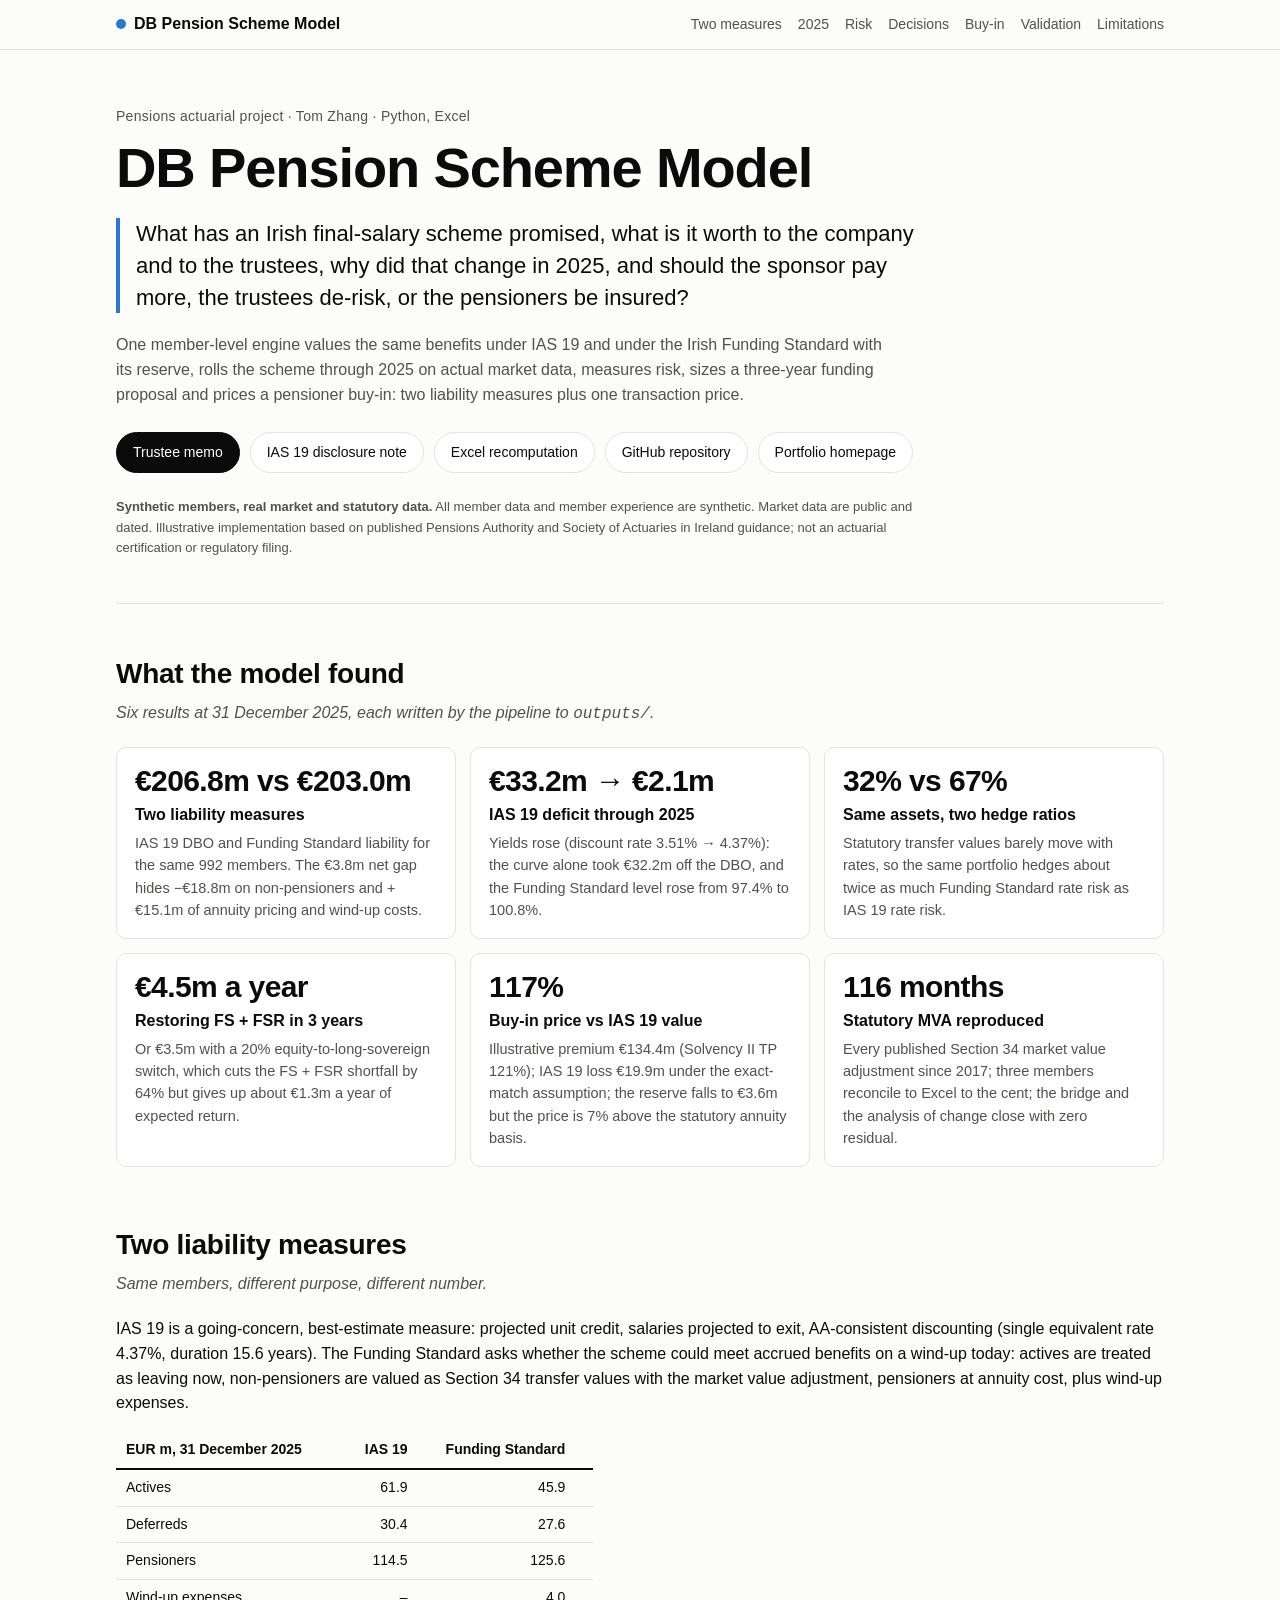
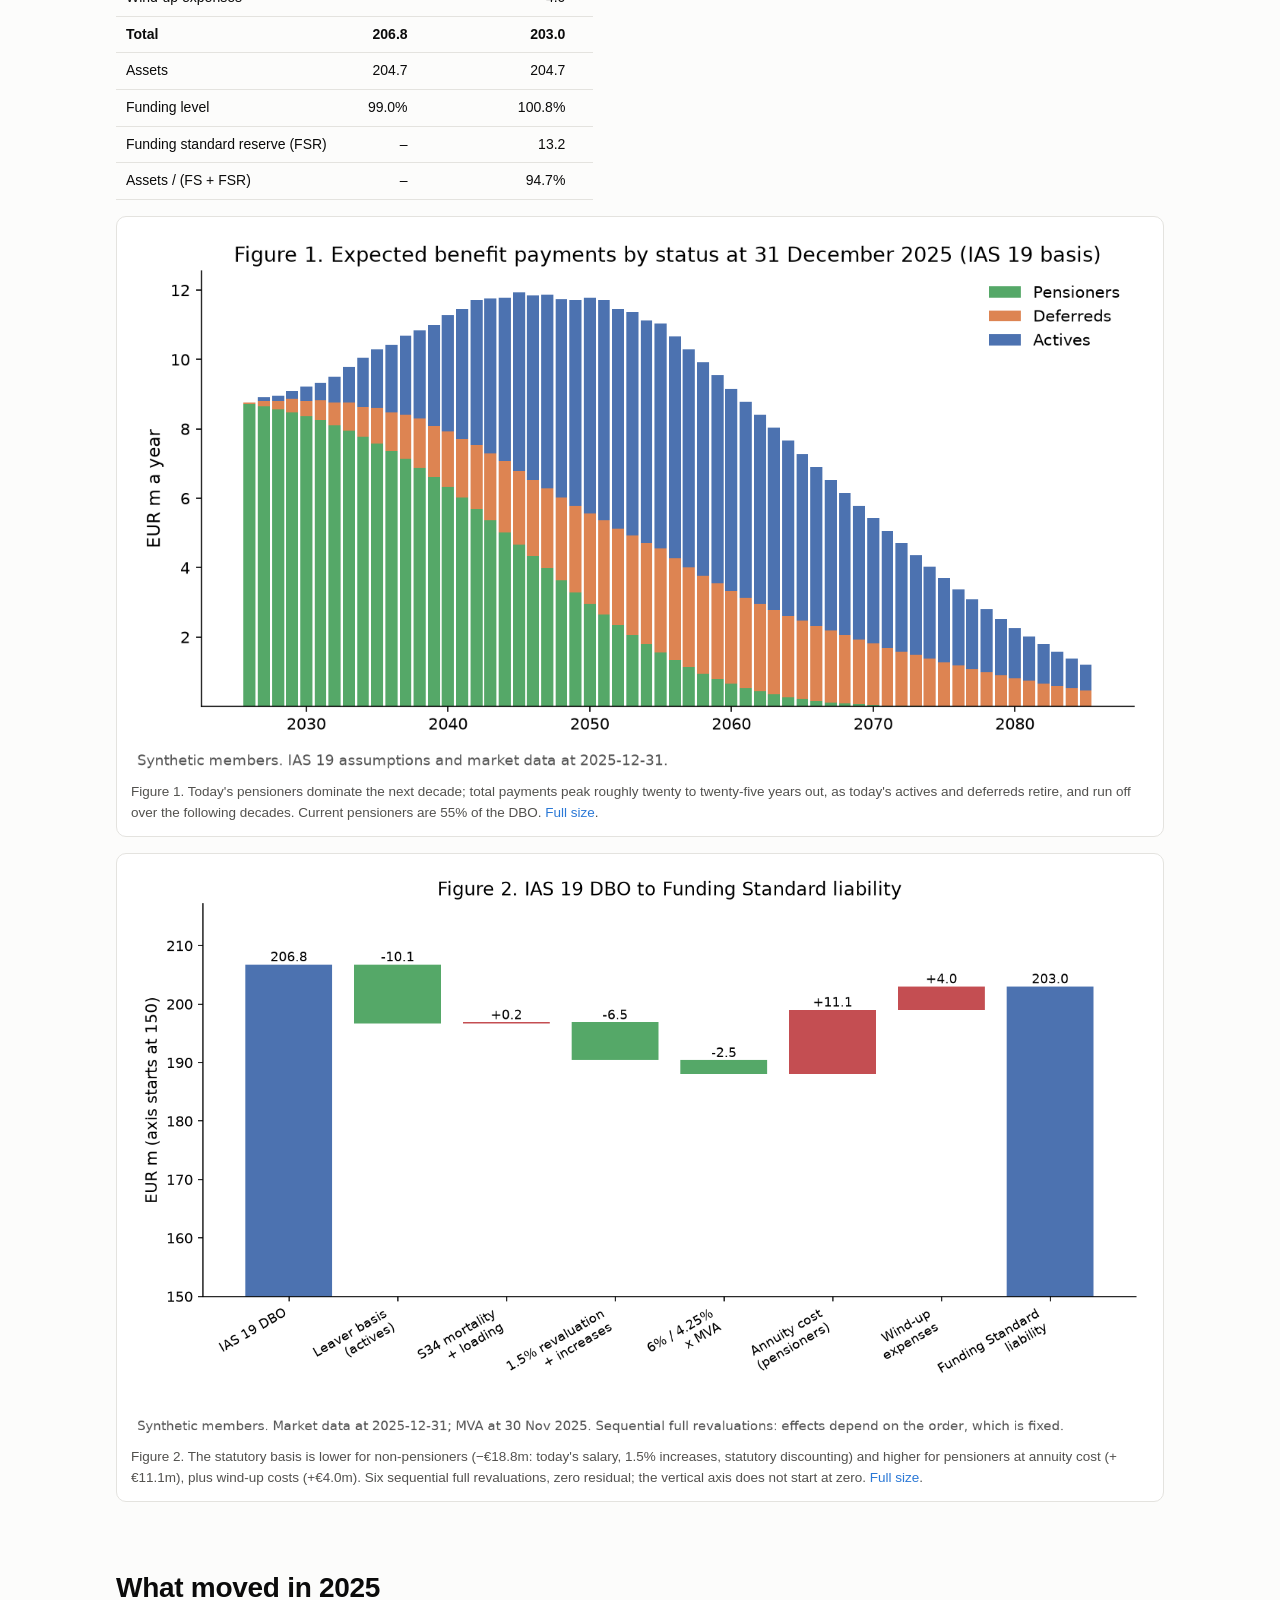
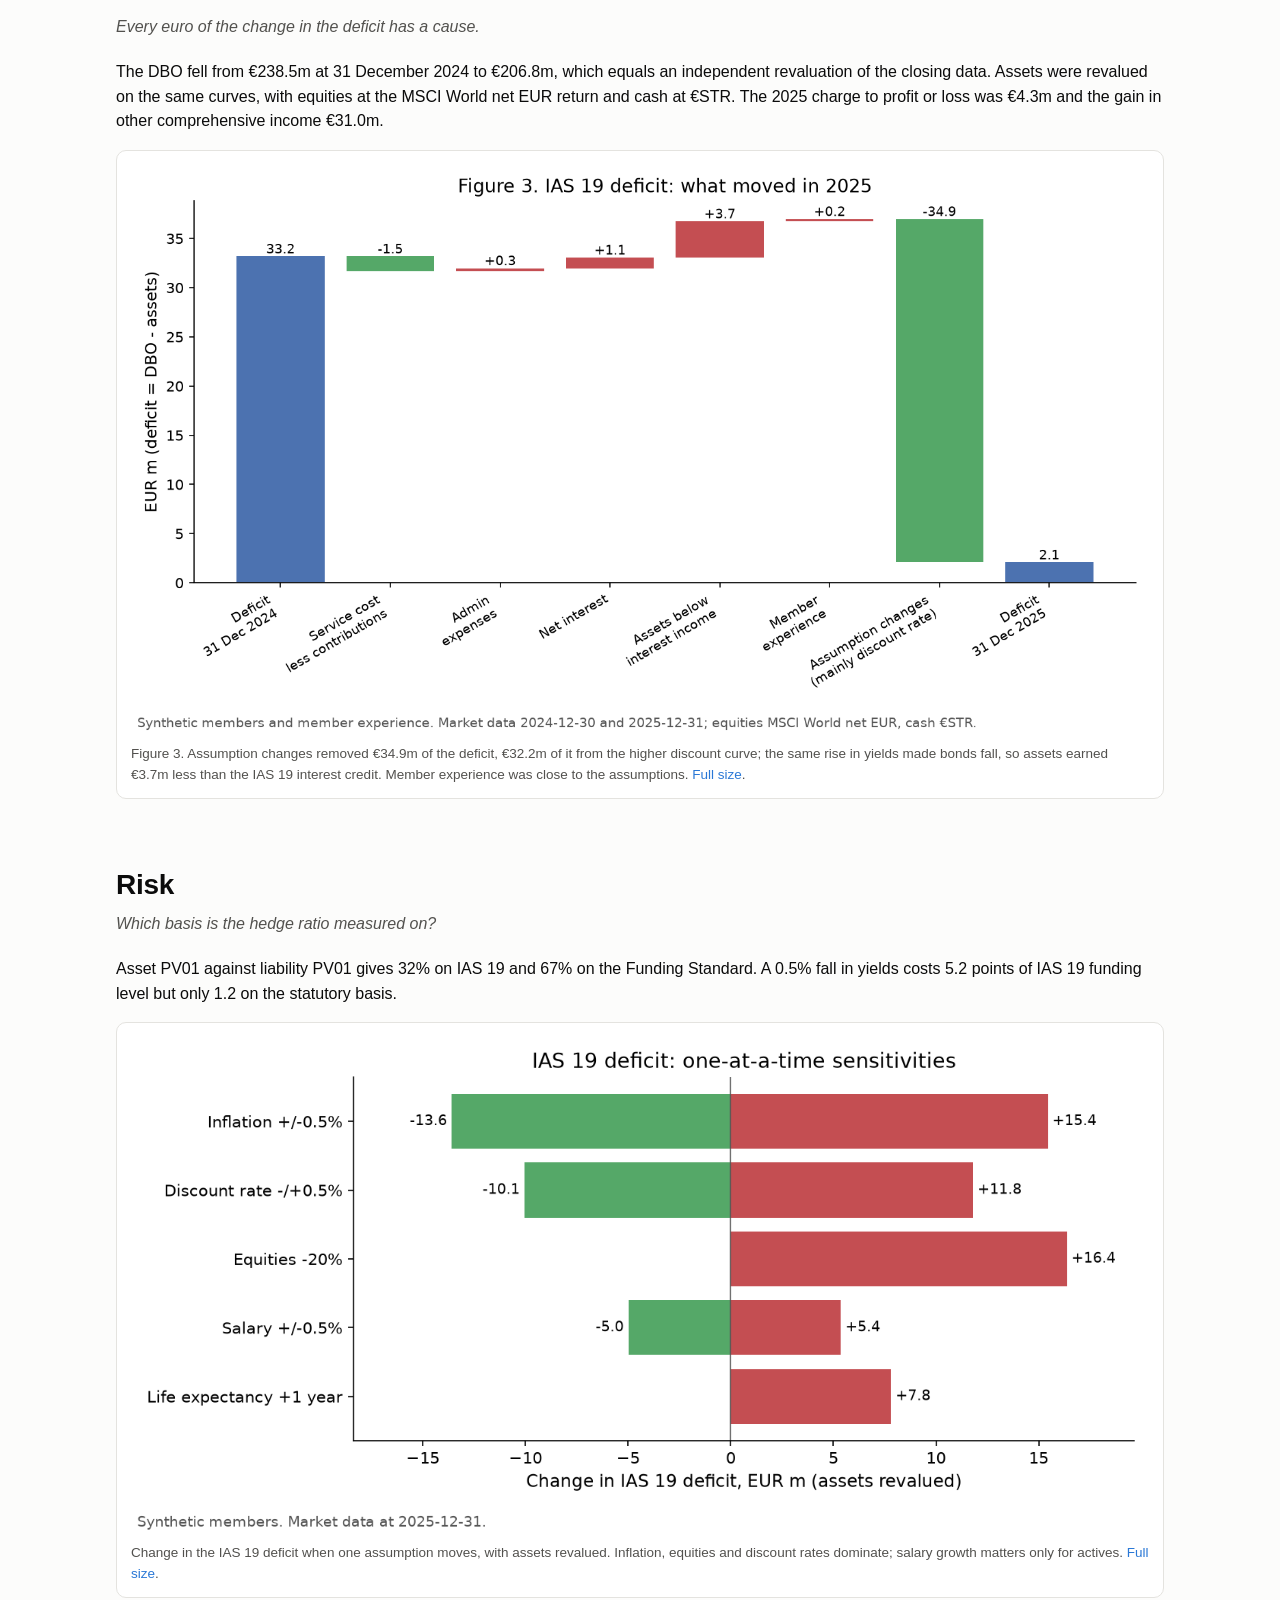
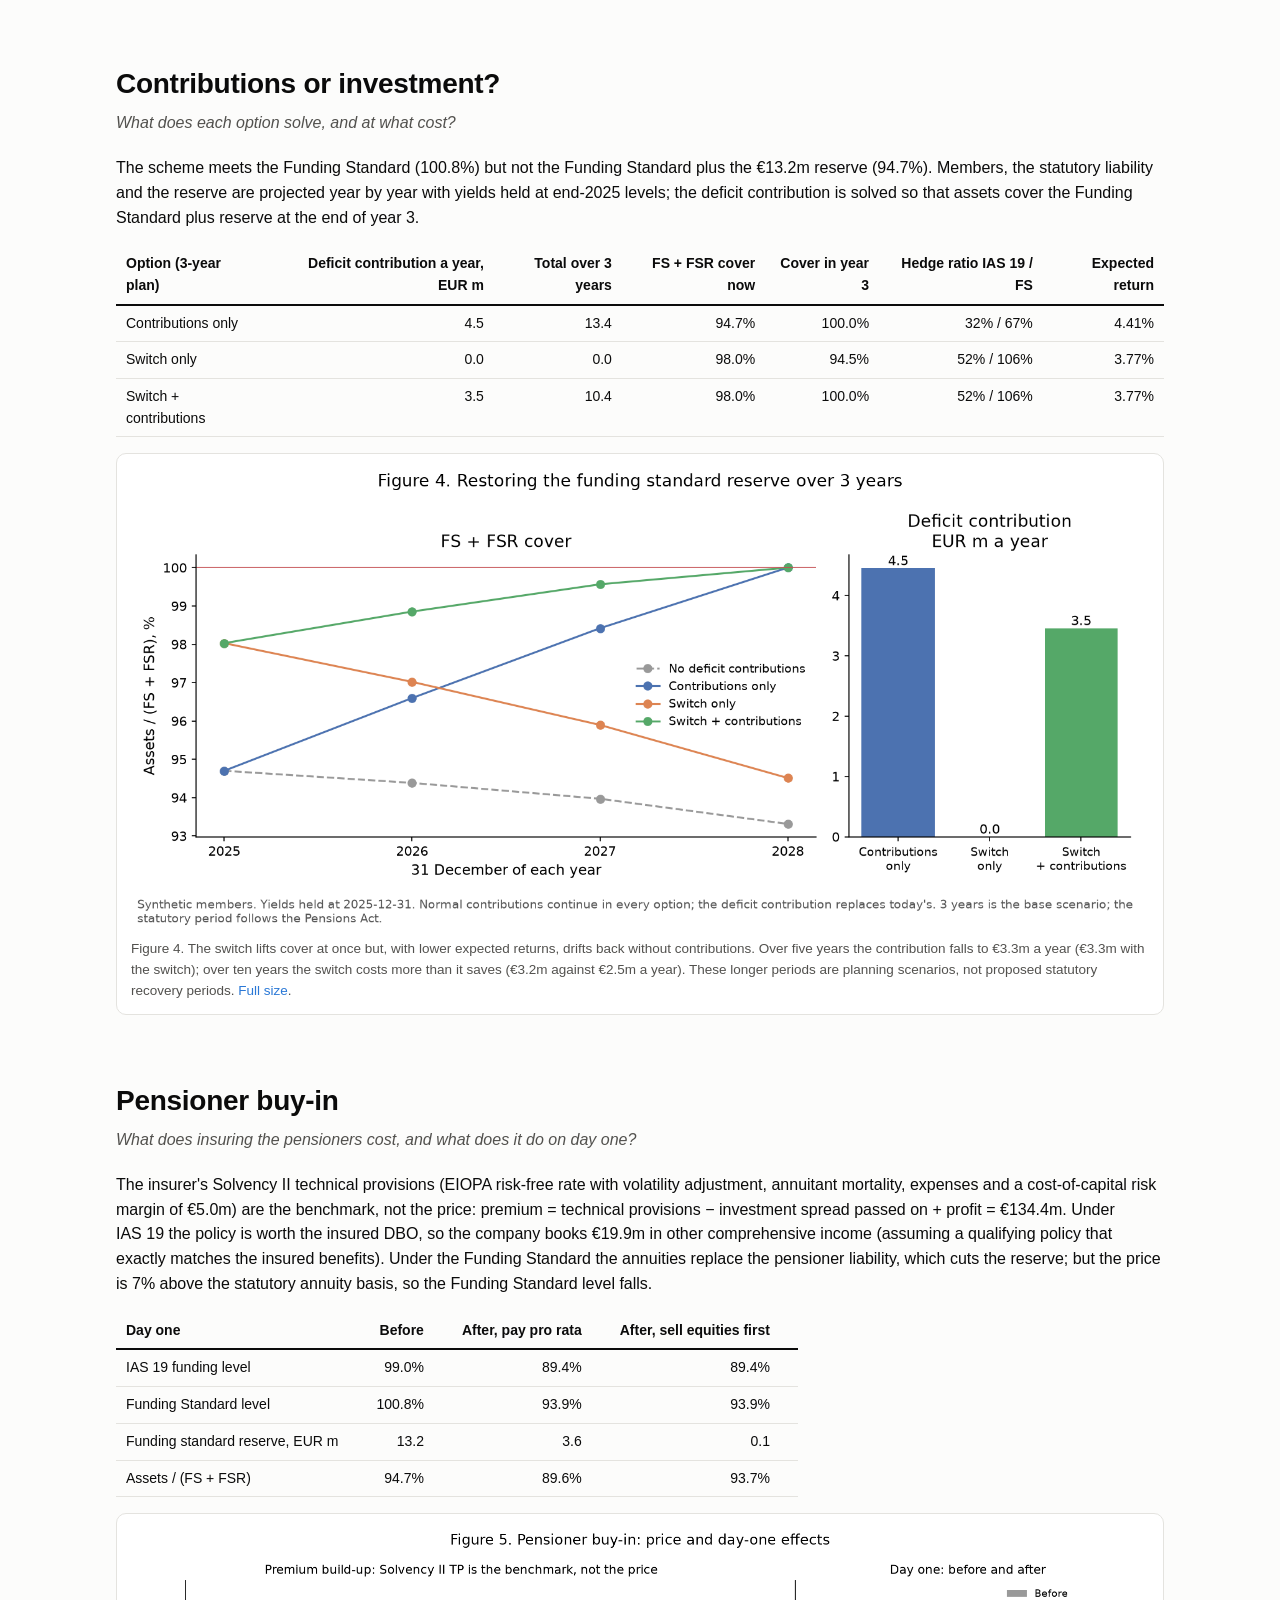
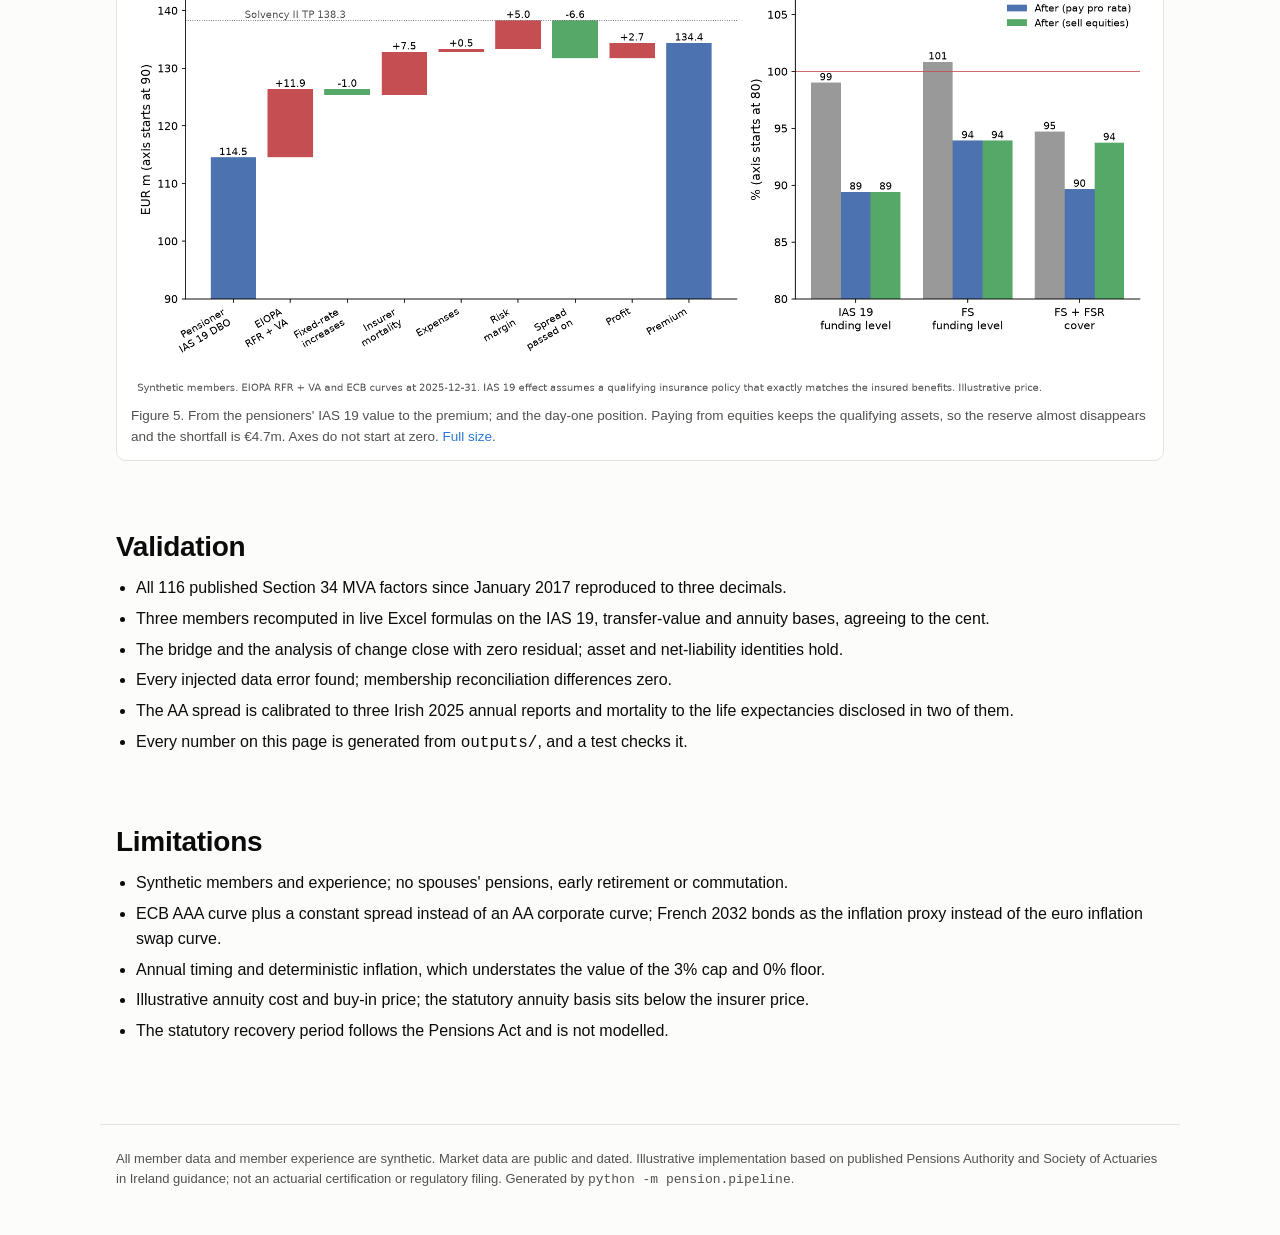
<file: index.html>
<!doctype html>
<html lang="en">
<head>
  <meta charset="utf-8">
  <meta name="viewport" content="width=device-width, initial-scale=1">
  <title>DB Pension Scheme Model</title>
  <meta name="description" content="IAS 19, the Irish Funding Standard and reserve, a 2025 analysis of change, risk, a funding proposal and a pensioner buy-in for a synthetic Irish final-salary scheme.">
  <link rel="icon" type="image/svg+xml" href="./assets/favicon.svg">
  <link rel="stylesheet" href="./styles/site.css">
  <style>
    table.compact { min-width: 0; width: auto; }
    table.compact td, table.compact th { padding-right: 28px; }
    th.n { white-space: normal; }
    @media (max-width: 760px) { table { font-size: 13px; } th, td { padding: 6px 6px; } }
  </style>
</head>
<body>
<header class="topbar">
  <div class="topbar-inner">
    <a class="brand" href="#top"><span class="brand-dot"></span>DB Pension <span class="long">Scheme Model</span></a>
    <nav class="topnav" aria-label="Sections">
      <a href="#measures">Two measures</a>
      <a href="#change">2025</a>
      <a href="#risk">Risk</a>
      <a href="#decisions">Decisions</a>
      <a href="#buyin">Buy-in</a>
      <a href="#validation">Validation</a>
      <a href="#limitations">Limitations</a>
    </nav>
  </div>
</header>
<main id="top">
  <section class="hero" aria-labelledby="title">
    <p class="eyebrow">Pensions actuarial project · Tom Zhang · Python, Excel</p>
    <h1 id="title">DB Pension Scheme Model</h1>
    <p class="question">What has an Irish final-salary scheme promised, what is it worth to the company and to the trustees, why did that change in 2025, and should the sponsor pay more, the trustees de-risk, or the pensioners be insured?</p>
    <p class="lede">One member-level engine values the same benefits under IAS&nbsp;19 and under the Irish Funding Standard with its reserve, rolls the scheme through 2025 on actual market data, measures risk, sizes a three-year funding proposal and prices a pensioner buy-in: two liability measures plus one transaction price.</p>
    <div class="links">
      <a class="btn primary" href="https://github.com/pnlync/db-pension/blob/main/reports/trustee_memo.md">Trustee memo</a>
      <a class="btn" href="https://github.com/pnlync/db-pension/blob/main/reports/disclosure_note.md">IAS 19 disclosure note</a>
      <a class="btn" href="./assets/excel_checks.xlsx">Excel recomputation</a>
      <a class="btn" href="https://github.com/pnlync/db-pension">GitHub repository</a>
      <a class="btn" href="https://pnlync.github.io/actuarial/">Portfolio homepage</a>
    </div>
    <p class="honesty"><strong>Synthetic members, real market and statutory data.</strong> All member data and member experience are synthetic. Market data are public and dated. Illustrative implementation based on published Pensions Authority and Society of Actuaries in Ireland guidance; not an actuarial certification or regulatory filing.</p>
  </section>

  <section id="overview" aria-labelledby="h-overview"><h2 id="h-overview">What the model found</h2>
    <p class="section-q">Six results at 31 December 2025, each written by the pipeline to <code>outputs/</code>.</p>
    <div class="findings"><div class="finding"><div class="num">€206.8m vs €203.0m</div><div class="label">Two liability measures</div><p>IAS&nbsp;19 DBO and Funding Standard liability for the same 992 members. The €3.8m net gap hides −€18.8m on non-pensioners and +€15.1m of annuity pricing and wind-up costs.</p></div><div class="finding"><div class="num">€33.2m → €2.1m</div><div class="label">IAS 19 deficit through 2025</div><p>Yields rose (discount rate 3.51% → 4.37%): the curve alone took €32.2m off the DBO, and the Funding Standard level rose from 97.4% to 100.8%.</p></div><div class="finding"><div class="num">32% vs 67%</div><div class="label">Same assets, two hedge ratios</div><p>Statutory transfer values barely move with rates, so the same portfolio hedges about twice as much Funding Standard rate risk as IAS&nbsp;19 rate risk.</p></div><div class="finding"><div class="num">€4.5m a year</div><div class="label">Restoring FS + FSR in 3 years</div><p>Or €3.5m with a 20% equity-to-long-sovereign switch, which cuts the FS + FSR shortfall by 64% but gives up about €1.3m a year of expected return.</p></div><div class="finding"><div class="num">117%</div><div class="label">Buy-in price vs IAS 19 value</div><p>Illustrative premium €134.4m (Solvency&nbsp;II TP 121%); IAS&nbsp;19 loss €19.9m under the exact-match assumption; the reserve falls to €3.6m but the price is 7% above the statutory annuity basis.</p></div><div class="finding"><div class="num">116 months</div><div class="label">Statutory MVA reproduced</div><p>Every published Section&nbsp;34 market value adjustment since 2017; three members reconcile to Excel to the cent; the bridge and the analysis of change close with zero residual.</p></div></div>
  </section>

  <section id="measures" aria-labelledby="h-measures"><h2 id="h-measures">Two liability measures</h2>
    <p class="section-q">Same members, different purpose, different number.</p>
    <p>IAS&nbsp;19 is a going-concern, best-estimate measure: projected unit credit, salaries projected to exit, AA-consistent discounting (single equivalent rate 4.37%, duration 15.6 years). The Funding Standard asks whether the scheme could meet accrued benefits on a wind-up today: actives are treated as leaving now, non-pensioners are valued as Section&nbsp;34 transfer values with the market value adjustment, pensioners at annuity cost, plus wind-up expenses.</p>
    <div class="table-wrap"><table class="compact"><thead><tr><th>EUR m, 31 December 2025</th><th class=n>IAS 19</th><th class=n>Funding Standard</th></tr></thead><tbody><tr><td>Actives</td><td class=n>61.9</td><td class=n>45.9</td></tr><tr><td>Deferreds</td><td class=n>30.4</td><td class=n>27.6</td></tr><tr><td>Pensioners</td><td class=n>114.5</td><td class=n>125.6</td></tr><tr><td>Wind-up expenses</td><td class=n>–</td><td class=n>4.0</td></tr><tr><td><strong>Total</strong></td><td class=n><strong>206.8</strong></td><td class=n><strong>203.0</strong></td></tr><tr><td>Assets</td><td class=n>204.7</td><td class=n>204.7</td></tr><tr><td>Funding level</td><td class=n>99.0%</td><td class=n>100.8%</td></tr><tr><td>Funding standard reserve (FSR)</td><td class=n>–</td><td class=n>13.2</td></tr><tr><td>Assets / (FS + FSR)</td><td class=n>–</td><td class=n>94.7%</td></tr></tbody></table></div>
    <figure><a href="./figures/fig1_cashflows.png" title="Open full size"><img src="./figures/fig1_cashflows.png" alt="Stacked bars of expected benefit payments by year and member status" width="1350" height="720"></a><figcaption>Figure 1. Today's pensioners dominate the next decade; total payments peak roughly twenty to twenty-five years out, as today's actives and deferreds retire, and run off over the following decades. Current pensioners are 55% of the DBO. <a href="./figures/fig1_cashflows.png">Full size</a>.</figcaption></figure>
    <figure><a href="./figures/fig2_bridge.png" title="Open full size"><img src="./figures/fig2_bridge.png" alt="Waterfall from the IAS 19 DBO to the Funding Standard liability" width="1500" height="840"></a><figcaption>Figure 2. The statutory basis is lower for non-pensioners (−€18.8m: today's salary, 1.5% increases, statutory discounting) and higher for pensioners at annuity cost (+€11.1m), plus wind-up costs (+€4.0m). Six sequential full revaluations, zero residual; the vertical axis does not start at zero. <a href="./figures/fig2_bridge.png">Full size</a>.</figcaption></figure>
  </section>

  <section id="change" aria-labelledby="h-change"><h2 id="h-change">What moved in 2025</h2>
    <p class="section-q">Every euro of the change in the deficit has a cause.</p>
    <p>The DBO fell from €238.5m at 31 December 2024 to €206.8m, which equals an independent revaluation of the closing data. Assets were revalued on the same curves, with equities at the MSCI World net EUR return and cash at €STR. The 2025 charge to profit or loss was €4.3m and the gain in other comprehensive income €31.0m.</p>
    <figure><a href="./figures/fig3_deficit_waterfall.png" title="Open full size"><img src="./figures/fig3_deficit_waterfall.png" alt="Waterfall of the IAS 19 deficit from 31 December 2024 to 31 December 2025" width="1500" height="840"></a><figcaption>Figure 3. Assumption changes removed €34.9m of the deficit, €32.2m of it from the higher discount curve; the same rise in yields made bonds fall, so assets earned €3.7m less than the IAS&nbsp;19 interest credit. Member experience was close to the assumptions. <a href="./figures/fig3_deficit_waterfall.png">Full size</a>.</figcaption></figure>
  </section>

  <section id="risk" aria-labelledby="h-risk"><h2 id="h-risk">Risk</h2>
    <p class="section-q">Which basis is the hedge ratio measured on?</p>
    <p>Asset PV01 against liability PV01 gives 32% on IAS&nbsp;19 and 67% on the Funding Standard. A 0.5% fall in yields costs 5.2 points of IAS&nbsp;19 funding level but only 1.2 on the statutory basis.</p>
    <figure><a href="./figures/fig_tornado.png" title="Open full size"><img src="./figures/fig_tornado.png" alt="Tornado chart of IAS 19 deficit sensitivities" width="1350" height="660"></a><figcaption>Change in the IAS&nbsp;19 deficit when one assumption moves, with assets revalued. Inflation, equities and discount rates dominate; salary growth matters only for actives. <a href="./figures/fig_tornado.png">Full size</a>.</figcaption></figure>
  </section>

  <section id="decisions" aria-labelledby="h-decisions"><h2 id="h-decisions">Contributions or investment?</h2>
    <p class="section-q">What does each option solve, and at what cost?</p>
    <p>The scheme meets the Funding Standard (100.8%) but not the Funding Standard plus the €13.2m reserve (94.7%). Members, the statutory liability and the reserve are projected year by year with yields held at end-2025 levels; the deficit contribution is solved so that assets cover the Funding Standard plus reserve at the end of year 3.</p>
    <div class="table-wrap"><table><thead><tr><th>Option (3-year plan)</th><th class=n>Deficit contribution a year, EUR m</th><th class=n>Total over 3 years</th><th class=n>FS + FSR cover now</th><th class=n>Cover in year 3</th><th class=n>Hedge ratio IAS 19 / FS</th><th class=n>Expected return</th></tr></thead><tbody><tr><td>Contributions only</td><td class=n>4.5</td><td class=n>13.4</td><td class=n>94.7%</td><td class=n>100.0%</td><td class=n>32% / 67%</td><td class=n>4.41%</td></tr><tr><td>Switch only</td><td class=n>0.0</td><td class=n>0.0</td><td class=n>98.0%</td><td class=n>94.5%</td><td class=n>52% / 106%</td><td class=n>3.77%</td></tr><tr><td>Switch + contributions</td><td class=n>3.5</td><td class=n>10.4</td><td class=n>98.0%</td><td class=n>100.0%</td><td class=n>52% / 106%</td><td class=n>3.77%</td></tr></tbody></table></div>
    <figure><a href="./figures/fig4_funding_paths.png" title="Open full size"><img src="./figures/fig4_funding_paths.png" alt="Line chart of FS plus FSR cover over three years under each option, and bars of contributions" width="1650" height="750"></a><figcaption>Figure 4. The switch lifts cover at once but, with lower expected returns, drifts back without contributions. Over five years the contribution falls to €3.3m a year (€3.3m with the switch); over ten years the switch costs more than it saves (€3.2m against €2.5m a year). These longer periods are planning scenarios, not proposed statutory recovery periods. <a href="./figures/fig4_funding_paths.png">Full size</a>.</figcaption></figure>
  </section>

  <section id="buyin" aria-labelledby="h-buyin"><h2 id="h-buyin">Pensioner buy-in</h2>
    <p class="section-q">What does insuring the pensioners cost, and what does it do on day one?</p>
    <p>The insurer's Solvency&nbsp;II technical provisions (EIOPA risk-free rate with volatility adjustment, annuitant mortality, expenses and a cost-of-capital risk margin of €5.0m) are the benchmark, not the price: premium = technical provisions − investment spread passed on + profit = €134.4m. Under IAS&nbsp;19 the policy is worth the insured DBO, so the company books €19.9m in other comprehensive income (assuming a qualifying policy that exactly matches the insured benefits). Under the Funding Standard the annuities replace the pensioner liability, which cuts the reserve; but the price is 7% above the statutory annuity basis, so the Funding Standard level falls.</p>
    <div class="table-wrap"><table class="compact"><thead><tr><th>Day one</th><th class=n>Before</th><th class=n>After, pay pro rata</th><th class=n>After, sell equities first</th></tr></thead><tbody><tr><td>IAS 19 funding level</td><td class=n>99.0%</td><td class=n>89.4%</td><td class=n>89.4%</td></tr><tr><td>Funding Standard level</td><td class=n>100.8%</td><td class=n>93.9%</td><td class=n>93.9%</td></tr><tr><td>Funding standard reserve, EUR m</td><td class=n>13.2</td><td class=n>3.6</td><td class=n>0.1</td></tr><tr><td>Assets / (FS + FSR)</td><td class=n>94.7%</td><td class=n>89.6%</td><td class=n>93.7%</td></tr></tbody></table></div>
    <figure><a href="./figures/fig5_buyin.png" title="Open full size"><img src="./figures/fig5_buyin.png" alt="Waterfall of the buy-in premium and bar chart of funding measures before and after" width="1950" height="900"></a><figcaption>Figure 5. From the pensioners' IAS&nbsp;19 value to the premium; and the day-one position. Paying from equities keeps the qualifying assets, so the reserve almost disappears and the shortfall is €4.7m. Axes do not start at zero. <a href="./figures/fig5_buyin.png">Full size</a>.</figcaption></figure>
  </section>

  <section id="validation" aria-labelledby="h-validation"><h2 id="h-validation">Validation</h2>
    <ul class="tight">
      <li>All 116 published Section&nbsp;34 MVA factors since January 2017 reproduced to three decimals.</li>
      <li>Three members recomputed in live Excel formulas on the IAS&nbsp;19, transfer-value and annuity bases, agreeing to the cent.</li>
      <li>The bridge and the analysis of change close with zero residual; asset and net-liability identities hold.</li>
      <li>Every injected data error found; membership reconciliation differences zero.</li>
      <li>The AA spread is calibrated to three Irish 2025 annual reports and mortality to the life expectancies disclosed in two of them.</li>
      <li>Every number on this page is generated from <code>outputs/</code>, and a test checks it.</li>
    </ul>
  </section>

  <section id="limitations" aria-labelledby="h-limitations"><h2 id="h-limitations">Limitations</h2>
    <ul class="tight">
      <li>Synthetic members and experience; no spouses' pensions, early retirement or commutation.</li>
      <li>ECB AAA curve plus a constant spread instead of an AA corporate curve; French 2032 bonds as the inflation proxy instead of the euro inflation swap curve.</li>
      <li>Annual timing and deterministic inflation, which understates the value of the 3% cap and 0% floor.</li>
      <li>Illustrative annuity cost and buy-in price; the statutory annuity basis sits below the insurer price.</li>
      <li>The statutory recovery period follows the Pensions Act and is not modelled.</li>
    </ul>
  </section>
</main>
<footer>All member data and member experience are synthetic. Market data are public and dated. Illustrative implementation based on published Pensions Authority and Society of Actuaries in Ireland guidance; not an actuarial certification or regulatory filing. Generated by <code>python -m pension.pipeline</code>.</footer>
</body>
</html>
</file>
<file: styles/site.css>
:root {
  --surface: #fcfcfb;
  --panel: #f4f3ef;
  --ink: #0b0b0b;
  --ink-2: #52514e;
  --rule: #e4e3df;
  --accent: #2a78d6;
  --accent-2: #eb6834;
  --max: 1080px;
}

* { box-sizing: border-box; }
html { scroll-behavior: smooth; }
body {
  margin: 0;
  background: var(--surface);
  color: var(--ink);
  font: 16px/1.55 "Helvetica Neue", Arial, system-ui, sans-serif;
}
a { color: var(--accent); text-decoration: none; }
a:hover { text-decoration: underline; }
img { max-width: 100%; height: auto; display: block; }

.topbar {
  position: sticky; top: 0; z-index: 10;
  background: rgba(252, 252, 251, 0.94);
  backdrop-filter: blur(6px);
  border-bottom: 1px solid var(--rule);
}
.topbar-inner {
  max-width: var(--max); margin: 0 auto; padding: 12px 16px;
  display: flex; gap: 20px; align-items: center; justify-content: space-between;
}
.brand { font-weight: 700; color: var(--ink); white-space: nowrap; }
.brand-dot { display: inline-block; width: 10px; height: 10px; border-radius: 50%; background: var(--accent); margin-right: 8px; }
.topnav { display: flex; gap: 16px; overflow-x: auto; font-size: 14px; scrollbar-width: none; }
.topnav a { color: var(--ink-2); white-space: nowrap; }
.topnav a:hover { color: var(--ink); }

main { max-width: var(--max); margin: 0 auto; padding: 0 16px 64px; }

.hero { padding: 56px 0 32px; border-bottom: 1px solid var(--rule); }
.eyebrow { color: var(--ink-2); font-size: 14px; letter-spacing: 0.02em; margin: 0 0 12px; }
.hero h1 { font-size: clamp(34px, 6vw, 56px); line-height: 1.04; margin: 0 0 20px; letter-spacing: -0.02em; }
.question {
  font-size: clamp(18px, 2.3vw, 22px); line-height: 1.45; max-width: 820px; margin: 0 0 20px;
  border-left: 4px solid var(--accent); padding-left: 16px;
}
.lede { color: var(--ink-2); max-width: 780px; margin: 0 0 24px; }
.links { display: flex; flex-wrap: wrap; gap: 10px; }
.btn {
  display: inline-block; padding: 9px 16px; border-radius: 999px; border: 1px solid var(--rule);
  background: #fff; color: var(--ink); font-size: 14px;
}
.btn.primary { background: var(--ink); color: #fff; border-color: var(--ink); }
.btn:hover { text-decoration: none; border-color: var(--ink-2); }
.honesty { margin-top: 24px; font-size: 13px; color: var(--ink-2); max-width: 820px; }

section { padding: 48px 0 8px; scroll-margin-top: 56px; }
section h2 { font-size: 28px; margin: 0 0 6px; letter-spacing: -0.01em; }
.section-q { color: var(--ink-2); margin: 0 0 20px; font-style: italic; }
section h3 { font-size: 17px; margin: 24px 0 8px; }

.findings { display: grid; grid-template-columns: repeat(auto-fit, minmax(300px, 1fr)); gap: 14px; margin-top: 8px; }
.finding { background: #fff; border: 1px solid var(--rule); border-radius: 10px; padding: 16px 18px; }
.finding .num { font-size: 30px; font-weight: 700; letter-spacing: -0.02em; line-height: 1.1; }
.finding .label { font-weight: 600; margin: 6px 0 4px; }
.finding p { margin: 0; color: var(--ink-2); font-size: 14.5px; }

.chain { display: flex; flex-wrap: wrap; gap: 8px; align-items: center; margin: 8px 0 0; font-size: 14px; }
.chain span { background: var(--panel); border-radius: 6px; padding: 6px 10px; }
.chain i { color: var(--ink-2); font-style: normal; }

figure { margin: 16px 0 8px; background: #fff; border: 1px solid var(--rule); border-radius: 10px; padding: 10px; }
figcaption { font-size: 13.5px; color: var(--ink-2); padding: 8px 4px 2px; }
.two-col { display: grid; grid-template-columns: 1fr 1fr; gap: 16px; }

.table-wrap { overflow-x: auto; margin: 12px 0; }
table { border-collapse: collapse; width: 100%; font-size: 14px; min-width: 520px; }
th, td { text-align: left; padding: 7px 10px; border-bottom: 1px solid var(--rule); vertical-align: top; }
th { border-bottom: 2px solid var(--ink); font-weight: 600; }
td.n, th.n { text-align: right; font-variant-numeric: tabular-nums; white-space: nowrap; }

.note { background: var(--panel); border-radius: 8px; padding: 12px 14px; font-size: 14.5px; margin: 14px 0; }
.note strong { color: var(--ink); }
ul.tight { padding-left: 20px; margin: 8px 0; }
ul.tight li { margin-bottom: 6px; }

footer { max-width: var(--max); margin: 0 auto; padding: 24px 16px 48px; color: var(--ink-2); font-size: 13px; border-top: 1px solid var(--rule); }

@media (max-width: 760px) {
  .two-col { grid-template-columns: 1fr; }
  .topnav { gap: 12px; }
  .brand span.long { display: none; }
  section h2 { font-size: 24px; }
}
</file>
